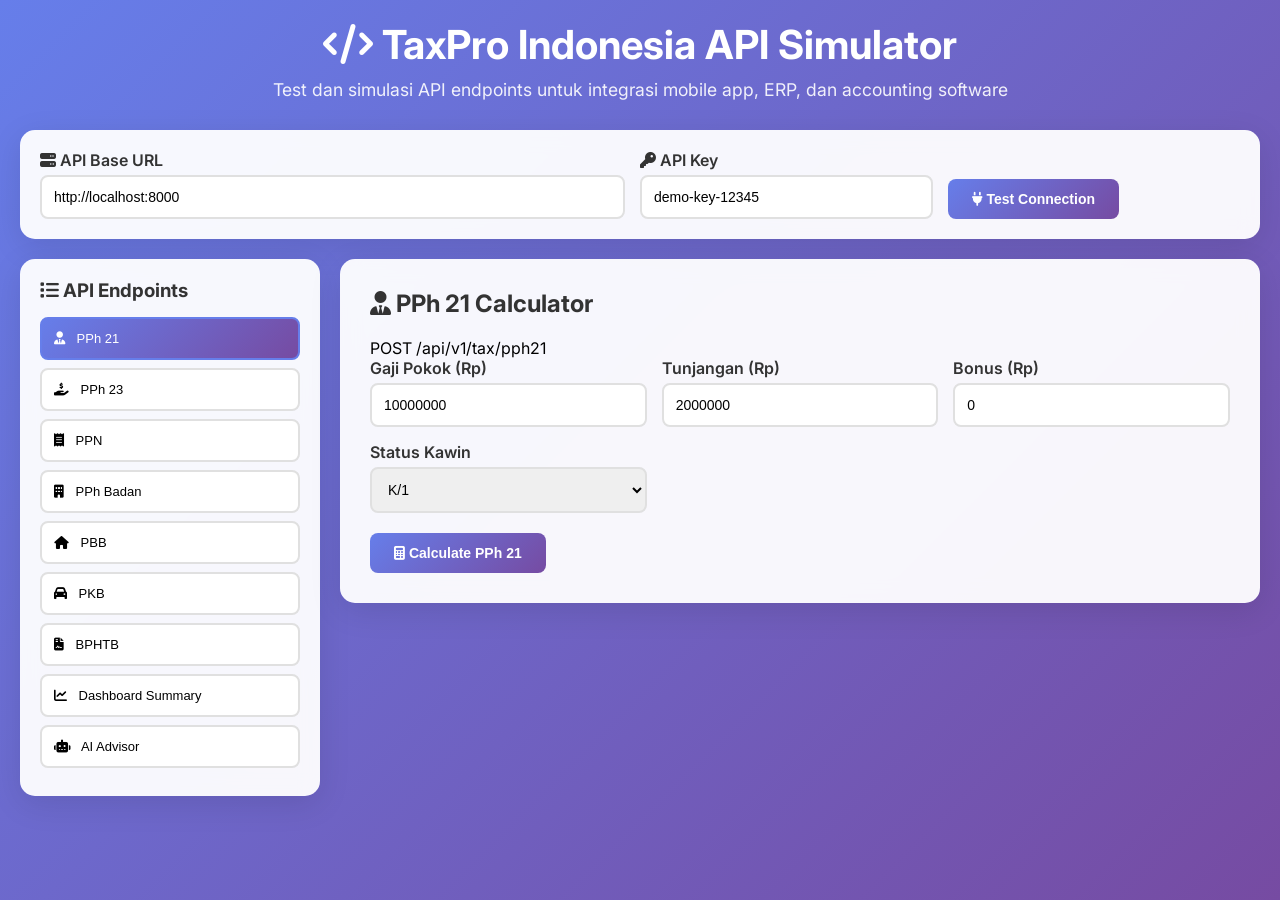
<file: api-simulator.html>
<!DOCTYPE html>
<html lang="id">

<head>
    <meta charset="UTF-8">
    <meta name="viewport" content="width=device-width, initial-scale=1.0">
    <title>TaxPro Indonesia API Simulator</title>

    <!-- Google Fonts -->
    <link href="https://fonts.googleapis.com/css2?family=Inter:wght@300;400;500;600;700&display=swap" rel="stylesheet">

    <!-- Font Awesome -->
    <link rel="stylesheet" href="https://cdnjs.cloudflare.com/ajax/libs/font-awesome/6.4.0/css/all.min.css">

    <style>
        * {
            margin: 0;
            padding: 0;
            box-sizing: border-box;
        }

        body {
            font-family: 'Inter', sans-serif;
            background: linear-gradient(135deg, #667eea 0%, #764ba2 100%);
            min-height: 100vh;
            padding: 20px;
        }

        .container {
            max-width: 1400px;
            margin: 0 auto;
        }

        .header {
            text-align: center;
            color: white;
            margin-bottom: 30px;
        }

        .header h1 {
            font-size: 2.5rem;
            margin-bottom: 10px;
        }

        .header p {
            font-size: 1.1rem;
            opacity: 0.9;
        }

        .api-config {
            background: rgba(255, 255, 255, 0.95);
            backdrop-filter: blur(10px);
            border-radius: 15px;
            padding: 20px;
            margin-bottom: 20px;
            box-shadow: 0 8px 32px rgba(0, 0, 0, 0.1);
        }

        .config-grid {
            display: grid;
            grid-template-columns: 2fr 1fr 1fr;
            gap: 15px;
            align-items: end;
        }

        .form-group {
            margin-bottom: 0;
        }

        .form-group label {
            display: block;
            margin-bottom: 5px;
            font-weight: 600;
            color: #333;
        }

        .form-control {
            width: 100%;
            padding: 12px;
            border: 2px solid #e0e0e0;
            border-radius: 8px;
            font-size: 14px;
            transition: all 0.3s;
        }

        .form-control:focus {
            outline: none;
            border-color: #667eea;
        }

        .btn {
            padding: 12px 24px;
            border: none;
            border-radius: 8px;
            font-weight: 600;
            cursor: pointer;
            transition: all 0.3s;
            font-size: 14px;
        }

        .btn-primary {
            background: linear-gradient(135deg, #667eea 0%, #764ba2 100%);
            color: white;
        }

        .btn-primary:hover {
            transform: translateY(-2px);
            box-shadow: 0 5px 15px rgba(102, 126, 234, 0.4);
        }

        .main-grid {
            display: grid;
            grid-template-columns: 300px 1fr;
            gap: 20px;
        }

        .endpoints-list {
            background: rgba(255, 255, 255, 0.95);
            backdrop-filter: blur(10px);
            border-radius: 15px;
            padding: 20px;
            box-shadow: 0 8px 32px rgba(0, 0, 0, 0.1);
            height: fit-content;
        }

        .endpoints-list h3 {
            margin-bottom: 15px;
            color: #333;
        }

        .endpoint-btn {
            width: 100%;
            padding: 12px;
            margin-bottom: 8px;
            background: white;
            border: 2px solid #e0e0e0;
            border-radius: 8px;
            text-align: left;
            cursor: pointer;
            transition: all 0.3s;
            font-size: 13px;
        }

        .endpoint-btn:hover {
            border-color: #667eea;
            background: #f8f9ff;
        }

        .endpoint-btn.active {
            background: linear-gradient(135deg, #667eea 0%, #764ba2 100%);
            color: white;
            border-color: #667eea;
        }

        .endpoint-btn i {
            margin-right: 8px;
        }

        .calculator-panel {
            background: rgba(255, 255, 255, 0.95);
            backdrop-filter: blur(10px);
            border-radius: 15px;
            padding: 30px;
            box-shadow: 0 8px 32px rgba(0, 0, 0, 0.1);
        }

        .calculator-panel h2 {
            margin-bottom: 20px;
            color: #333;
        }

        .form-grid {
            display: grid;
            grid-template-columns: repeat(auto-fit, minmax(250px, 1fr));
            gap: 15px;
            margin-bottom: 20px;
        }

        .result-box {
            background: #f8f9ff;
            border-radius: 10px;
            padding: 20px;
            margin-top: 20px;
            display: none;
        }

        .result-box.show {
            display: block;
        }

        .result-box h3 {
            margin-bottom: 15px;
            color: #667eea;
        }

        .result-item {
            display: flex;
            justify-content: space-between;
            padding: 10px 0;
            border-bottom: 1px solid #e0e0e0;
        }

        .result-item:last-child {
            border-bottom: none;
        }

        .result-label {
            font-weight: 600;
            color: #666;
        }

        .result-value {
            font-weight: 700;
            color: #333;
        }

        .loading {
            text-align: center;
            padding: 20px;
            color: #667eea;
        }

        .error {
            background: #fee;
            border: 2px solid #fcc;
            border-radius: 8px;
            padding: 15px;
            color: #c33;
            margin-top: 15px;
        }

        .success {
            background: #efe;
            border: 2px solid #cfc;
            border-radius: 8px;
            padding: 15px;
            color: #3c3;
            margin-top: 15px;
        }

        select.form-control {
            cursor: pointer;
        }

        @media (max-width: 768px) {
            .main-grid {
                grid-template-columns: 1fr;
            }

            .config-grid {
                grid-template-columns: 1fr;
            }

            .header h1 {
                font-size: 1.8rem;
            }
        }
    </style>
</head>

<body>
    <div class="container">
        <div class="header">
            <h1><i class="fas fa-code"></i> TaxPro Indonesia API Simulator</h1>
            <p>Test dan simulasi API endpoints untuk integrasi mobile app, ERP, dan accounting software</p>
        </div>

        <!-- API Configuration -->
        <div class="api-config">
            <div class="config-grid">
                <div class="form-group">
                    <label><i class="fas fa-server"></i> API Base URL</label>
                    <input type="text" id="apiBaseUrl" class="form-control" placeholder="Processing...">
                </div>
                <div class="form-group">
                    <label><i class="fas fa-key"></i> API Key</label>
                    <input type="text" id="apiKey" class="form-control" value="demo-key-12345"
                        placeholder="demo-key-12345">
                </div>
                <div class="form-group">
                    <button class="btn btn-primary" onclick="testConnection()">
                        <i class="fas fa-plug"></i> Test Connection
                    </button>
                    <!-- <button class="btn btn-secondary" style="margin-top: 10px;" onclick="useLocalhost()">
                        <i class="fas fa-laptop"></i> Use Localhost
                    </button> -->
                </div>
            </div>
        </div>

        <!-- Main Grid -->
        <div class="main-grid">
            <!-- Endpoints List -->
            <div class="endpoints-list">
                <h3><i class="fas fa-list"></i> API Endpoints</h3>

                <button class="endpoint-btn active" onclick="showCalculator('pph21')">
                    <i class="fas fa-user-tie"></i> PPh 21
                </button>
                <button class="endpoint-btn" onclick="showCalculator('pph23')">
                    <i class="fas fa-hand-holding-usd"></i> PPh 23
                </button>
                <button class="endpoint-btn" onclick="showCalculator('ppn')">
                    <i class="fas fa-receipt"></i> PPN
                </button>
                <button class="endpoint-btn" onclick="showCalculator('pph-badan')">
                    <i class="fas fa-building"></i> PPh Badan
                </button>
                <button class="endpoint-btn" onclick="showCalculator('pbb')">
                    <i class="fas fa-home"></i> PBB
                </button>
                <button class="endpoint-btn" onclick="showCalculator('pkb')">
                    <i class="fas fa-car"></i> PKB
                </button>
                <button class="endpoint-btn" onclick="showCalculator('bphtb')">
                    <i class="fas fa-file-contract"></i> BPHTB
                </button>
                <button class="endpoint-btn" onclick="showCalculator('dashboard')">
                    <i class="fas fa-chart-line"></i> Dashboard Summary
                </button>
                <button class="endpoint-btn" onclick="showCalculator('ai')">
                    <i class="fas fa-robot"></i> AI Advisor
                </button>
            </div>

            <!-- Calculator Panels -->
            <div id="calculator-container">
                <!-- PPh 21 -->
                <div id="panel-pph21" class="calculator-panel">
                    <h2><i class="fas fa-user-tie"></i> PPh 21 Calculator</h2>
                    <p>POST /api/v1/tax/pph21</p>

                    <div class="form-grid">
                        <div class="form-group">
                            <label>Gaji Pokok (Rp)</label>
                            <input type="number" id="pph21_gaji" class="form-control" value="10000000">
                        </div>
                        <div class="form-group">
                            <label>Tunjangan (Rp)</label>
                            <input type="number" id="pph21_tunjangan" class="form-control" value="2000000">
                        </div>
                        <div class="form-group">
                            <label>Bonus (Rp)</label>
                            <input type="number" id="pph21_bonus" class="form-control" value="0">
                        </div>
                        <div class="form-group">
                            <label>Status Kawin</label>
                            <select id="pph21_status" class="form-control">
                                <option value="TK/0">TK/0</option>
                                <option value="K/1" selected>K/1</option>
                                <option value="K/2">K/2</option>
                                <option value="K/3">K/3</option>
                            </select>
                        </div>
                    </div>

                    <button class="btn btn-primary" onclick="callAPI('pph21')">
                        <i class="fas fa-calculator"></i> Calculate PPh 21
                    </button>

                    <div id="result-pph21" class="result-box"></div>
                </div>

                <!-- PPh 23 -->
                <div id="panel-pph23" class="calculator-panel" style="display:none;">
                    <h2><i class="fas fa-hand-holding-usd"></i> PPh 23 Calculator</h2>
                    <p>POST /api/v1/tax/pph23</p>

                    <div class="form-grid">
                        <div class="form-group">
                            <label>Jenis Jasa</label>
                            <select id="pph23_jenis" class="form-control">
                                <option value="Jasa Konsultan">Jasa Konsultan</option>
                                <option value="Jasa Manajemen">Jasa Manajemen</option>
                                <option value="Sewa">Sewa</option>
                            </select>
                        </div>
                        <div class="form-group">
                            <label>Jumlah Bruto (Rp)</label>
                            <input type="number" id="pph23_bruto" class="form-control" value="50000000">
                        </div>
                        <div class="form-group">
                            <label>Punya NPWP</label>
                            <select id="pph23_npwp" class="form-control">
                                <option value="true">Ya</option>
                                <option value="false">Tidak</option>
                            </select>
                        </div>
                    </div>

                    <button class="btn btn-primary" onclick="callAPI('pph23')">
                        <i class="fas fa-calculator"></i> Calculate PPh 23
                    </button>

                    <div id="result-pph23" class="result-box"></div>
                </div>

                <!-- PPN -->
                <div id="panel-ppn" class="calculator-panel" style="display:none;">
                    <h2><i class="fas fa-receipt"></i> PPN Calculator</h2>
                    <p>POST /api/v1/tax/ppn</p>

                    <div class="form-grid">
                        <div class="form-group">
                            <label>Harga Jual (Rp)</label>
                            <input type="number" id="ppn_harga" class="form-control" value="100000000">
                        </div>
                        <div class="form-group">
                            <label>Termasuk PPN</label>
                            <select id="ppn_include" class="form-control">
                                <option value="false">Belum Termasuk PPN</option>
                                <option value="true">Sudah Termasuk PPN</option>
                            </select>
                        </div>
                    </div>

                    <button class="btn btn-primary" onclick="callAPI('ppn')">
                        <i class="fas fa-calculator"></i> Calculate PPN
                    </button>

                    <div id="result-ppn" class="result-box"></div>
                </div>

                <!-- PPh Badan -->
                <div id="panel-pph-badan" class="calculator-panel" style="display:none;">
                    <h2><i class="fas fa-building"></i> PPh Badan Calculator</h2>
                    <p>POST /api/v1/tax/pph-badan</p>

                    <div class="form-grid">
                        <div class="form-group">
                            <label>Omzet (Rp)</label>
                            <input type="number" id="badan_omzet" class="form-control" value="5000000000">
                        </div>
                        <div class="form-group">
                            <label>Biaya Operasional (Rp)</label>
                            <input type="number" id="badan_biaya" class="form-control" value="3000000000">
                        </div>
                        <div class="form-group">
                            <label>Koreksi Fiskal (Rp)</label>
                            <input type="number" id="badan_koreksi" class="form-control" value="100000000">
                        </div>
                        <div class="form-group">
                            <label>UMKM</label>
                            <select id="badan_umkm" class="form-control">
                                <option value="true">Ya</option>
                                <option value="false">Tidak</option>
                            </select>
                        </div>
                    </div>

                    <button class="btn btn-primary" onclick="callAPI('pph-badan')">
                        <i class="fas fa-calculator"></i> Calculate PPh Badan
                    </button>

                    <div id="result-pph-badan" class="result-box"></div>
                </div>

                <!-- PBB -->
                <div id="panel-pbb" class="calculator-panel" style="display:none;">
                    <h2><i class="fas fa-home"></i> PBB Calculator</h2>
                    <p>POST /api/v1/tax/pbb</p>

                    <div class="form-grid">
                        <div class="form-group">
                            <label>NJOP Tanah (Rp)</label>
                            <input type="number" id="pbb_tanah" class="form-control" value="500000000">
                        </div>
                        <div class="form-group">
                            <label>NJOP Bangunan (Rp)</label>
                            <input type="number" id="pbb_bangunan" class="form-control" value="300000000">
                        </div>
                        <div class="form-group">
                            <label>NJOPTKP (Rp)</label>
                            <input type="number" id="pbb_njoptkp" class="form-control" value="10000000">
                        </div>
                    </div>

                    <button class="btn btn-primary" onclick="callAPI('pbb')">
                        <i class="fas fa-calculator"></i> Calculate PBB
                    </button>

                    <div id="result-pbb" class="result-box"></div>
                </div>

                <!-- PKB -->
                <div id="panel-pkb" class="calculator-panel" style="display:none;">
                    <h2><i class="fas fa-car"></i> PKB Calculator</h2>
                    <p>POST /api/v1/tax/pkb</p>

                    <div class="form-grid">
                        <div class="form-group">
                            <label>NJKB (Rp)</label>
                            <input type="number" id="pkb_njkb" class="form-control" value="200000000">
                        </div>
                        <div class="form-group">
                            <label>Bobot</label>
                            <input type="number" id="pkb_bobot" class="form-control" value="1.0" step="0.1">
                        </div>
                        <div class="form-group">
                            <label>Tarif Daerah (%)</label>
                            <input type="number" id="pkb_tarif" class="form-control" value="2" step="0.1">
                        </div>
                    </div>

                    <button class="btn btn-primary" onclick="callAPI('pkb')">
                        <i class="fas fa-calculator"></i> Calculate PKB
                    </button>

                    <div id="result-pkb" class="result-box"></div>
                </div>

                <!-- BPHTB -->
                <div id="panel-bphtb" class="calculator-panel" style="display:none;">
                    <h2><i class="fas fa-file-contract"></i> BPHTB Calculator</h2>
                    <p>POST /api/v1/tax/bphtb</p>

                    <div class="form-grid">
                        <div class="form-group">
                            <label>NPOP (Rp)</label>
                            <input type="number" id="bphtb_npop" class="form-control" value="500000000">
                        </div>
                        <div class="form-group">
                            <label>NPOPTKP (Rp)</label>
                            <input type="number" id="bphtb_npoptkp" class="form-control" value="60000000">
                        </div>
                        <div class="form-group">
                            <label>Tarif (%)</label>
                            <input type="number" id="bphtb_tarif" class="form-control" value="5" step="0.1">
                        </div>
                    </div>

                    <button class="btn btn-primary" onclick="callAPI('bphtb')">
                        <i class="fas fa-calculator"></i> Calculate BPHTB
                    </button>

                    <div id="result-bphtb" class="result-box"></div>
                </div>

                <!-- Dashboard -->
                <div id="panel-dashboard" class="calculator-panel" style="display:none;">
                    <h2><i class="fas fa-chart-line"></i> Dashboard Summary</h2>
                    <p>GET /api/v1/dashboard/summary</p>

                    <div class="form-grid">
                        <div class="form-group">
                            <label>Start Date</label>
                            <input type="date" id="dash_start" class="form-control" value="2024-01-01">
                        </div>
                        <div class="form-group">
                            <label>End Date</label>
                            <input type="date" id="dash_end" class="form-control" value="2024-12-31">
                        </div>
                    </div>

                    <button class="btn btn-primary" onclick="callAPI('dashboard')">
                        <i class="fas fa-chart-bar"></i> Get Dashboard
                    </button>

                    <div id="result-dashboard" class="result-box"></div>
                </div>

                <!-- AI Advisor -->
                <div id="panel-ai" class="calculator-panel" style="display:none;">
                    <h2><i class="fas fa-robot"></i> AI Tax Advisor</h2>
                    <p>POST /api/v1/ai/advisor</p>

                    <div class="form-group">
                        <label>Question</label>
                        <textarea id="ai_question" class="form-control" rows="3"
                            placeholder="Bagaimana cara menurunkan PPh Badan?">Bagaimana cara menurunkan PPh Badan?</textarea>
                    </div>

                    <button class="btn btn-primary" onclick="callAPI('ai')">
                        <i class="fas fa-comments"></i> Ask AI
                    </button>

                    <div id="result-ai" class="result-box"></div>
                </div>
            </div>
        </div>
    </div>

    <script>
        // Auto-detect API Base URL
        document.addEventListener('DOMContentLoaded', function () {
            const currentUrl = window.location.origin;
            const apiUrlInput = document.getElementById('apiBaseUrl');

            // If running on localhost/127.0.0.1, default to local port 8000
            // Otherwise use the deployed URL
            if (currentUrl.includes('localhost') || currentUrl.includes('127.0.0.1')) {
                // If opening html file directly (file://) or running on port other than 8000
                apiUrlInput.value = 'http://localhost:8000';
            } else {
                apiUrlInput.value = currentUrl;
            }
        });

        // Format currency
        function formatCurrency(value) {
            return new Intl.NumberFormat('id-ID', {
                style: 'currency',
                currency: 'IDR',
                minimumFractionDigits: 0
            }).format(value);
        }

        // Show calculator panel
        function showCalculator(type) {
            // Hide all panels
            document.querySelectorAll('.calculator-panel').forEach(panel => {
                panel.style.display = 'none';
            });

            // Remove active class from all buttons
            document.querySelectorAll('.endpoint-btn').forEach(btn => {
                btn.classList.remove('active');
            });

            // Show selected panel
            document.getElementById(`panel-${type}`).style.display = 'block';

            // Add active class to clicked button
            event.target.closest('.endpoint-btn').classList.add('active');
        }

        // Test API connection
        async function testConnection() {
            const baseUrl = document.getElementById('apiBaseUrl').value;
            const apiKey = document.getElementById('apiKey').value;

            try {
                const response = await fetch(`${baseUrl}/health`, {
                    headers: {
                        'X-API-Key': apiKey
                    }
                });

                if (response.ok) {
                    alert('✅ Connection successful!');
                } else {
                    alert('❌ Connection failed: ' + response.statusText);
                }
            } catch (error) {
                alert('❌ Connection error: ' + error.message);
            }
        }

        // Call API
        async function callAPI(type) {
            const baseUrl = document.getElementById('apiBaseUrl').value;
            const apiKey = document.getElementById('apiKey').value;
            const resultDiv = document.getElementById(`result-${type}`);

            resultDiv.innerHTML = '<div class="loading"><i class="fas fa-spinner fa-spin"></i> Loading...</div>';
            resultDiv.classList.add('show');

            let endpoint, method, data;

            switch (type) {
                case 'pph21':
                    endpoint = '/api/v1/tax/pph21';
                    method = 'POST';
                    data = {
                        gaji_pokok: parseFloat(document.getElementById('pph21_gaji').value),
                        tunjangan: parseFloat(document.getElementById('pph21_tunjangan').value),
                        bonus: parseFloat(document.getElementById('pph21_bonus').value),
                        status_kawin: document.getElementById('pph21_status').value
                    };
                    break;

                case 'pph23':
                    endpoint = '/api/v1/tax/pph23';
                    method = 'POST';
                    data = {
                        jenis_jasa: document.getElementById('pph23_jenis').value,
                        jumlah_bruto: parseFloat(document.getElementById('pph23_bruto').value),
                        punya_npwp: document.getElementById('pph23_npwp').value === 'true'
                    };
                    break;

                case 'ppn':
                    endpoint = '/api/v1/tax/ppn';
                    method = 'POST';
                    data = {
                        harga_jual: parseFloat(document.getElementById('ppn_harga').value),
                        termasuk_ppn: document.getElementById('ppn_include').value === 'true'
                    };
                    break;

                case 'pph-badan':
                    endpoint = '/api/v1/tax/pph-badan';
                    method = 'POST';
                    data = {
                        omzet: parseFloat(document.getElementById('badan_omzet').value),
                        biaya_operasional: parseFloat(document.getElementById('badan_biaya').value),
                        koreksi_fiskal: parseFloat(document.getElementById('badan_koreksi').value),
                        is_umkm: document.getElementById('badan_umkm').value === 'true'
                    };
                    break;

                case 'pbb':
                    endpoint = '/api/v1/tax/pbb';
                    method = 'POST';
                    data = {
                        njop_tanah: parseFloat(document.getElementById('pbb_tanah').value),
                        njop_bangunan: parseFloat(document.getElementById('pbb_bangunan').value),
                        njoptkp: parseFloat(document.getElementById('pbb_njoptkp').value)
                    };
                    break;

                case 'pkb':
                    endpoint = '/api/v1/tax/pkb';
                    method = 'POST';
                    data = {
                        njkb: parseFloat(document.getElementById('pkb_njkb').value),
                        bobot: parseFloat(document.getElementById('pkb_bobot').value),
                        tarif_daerah: parseFloat(document.getElementById('pkb_tarif').value) / 100
                    };
                    break;

                case 'bphtb':
                    endpoint = '/api/v1/tax/bphtb';
                    method = 'POST';
                    data = {
                        npop: parseFloat(document.getElementById('bphtb_npop').value),
                        npoptkp: parseFloat(document.getElementById('bphtb_npoptkp').value),
                        tarif: parseFloat(document.getElementById('bphtb_tarif').value) / 100
                    };
                    break;

                case 'dashboard':
                    endpoint = '/api/v1/dashboard/summary';
                    method = 'GET';
                    endpoint += `?start_date=${document.getElementById('dash_start').value}&end_date=${document.getElementById('dash_end').value}`;
                    break;

                case 'ai':
                    endpoint = '/api/v1/ai/advisor';
                    method = 'POST';
                    data = {
                        question: document.getElementById('ai_question').value
                    };
                    break;
            }

            try {
                const options = {
                    method: method,
                    headers: {
                        'X-API-Key': apiKey,
                        'Content-Type': 'application/json'
                    }
                };

                if (method === 'POST') {
                    options.body = JSON.stringify(data);
                }

                const response = await fetch(baseUrl + endpoint, options);
                const result = await response.json();

                if (result.status === 'success') {
                    displayResult(type, result.data);
                } else {
                    resultDiv.innerHTML = `<div class="error"><strong>Error:</strong> ${result.error?.message || 'Unknown error'}</div>`;
                }
            } catch (error) {
                resultDiv.innerHTML = `<div class="error"><strong>Error:</strong> ${error.message}</div>`;
            }
        }

        // Display result
        function displayResult(type, data) {
            const resultDiv = document.getElementById(`result-${type}`);
            let html = '<h3><i class="fas fa-check-circle"></i> Result</h3>';

            for (const [key, value] of Object.entries(data)) {
                const label = key.replace(/_/g, ' ').replace(/\b\w/g, l => l.toUpperCase());
                const displayValue = typeof value === 'number' ? formatCurrency(value) : value;

                html += `
                    <div class="result-item">
                        <span class="result-label">${label}:</span>
                        <span class="result-value">${displayValue}</span>
                    </div>
                `;
            }

            resultDiv.innerHTML = html;
        }
    </script>
</body>

</html>
</file>
